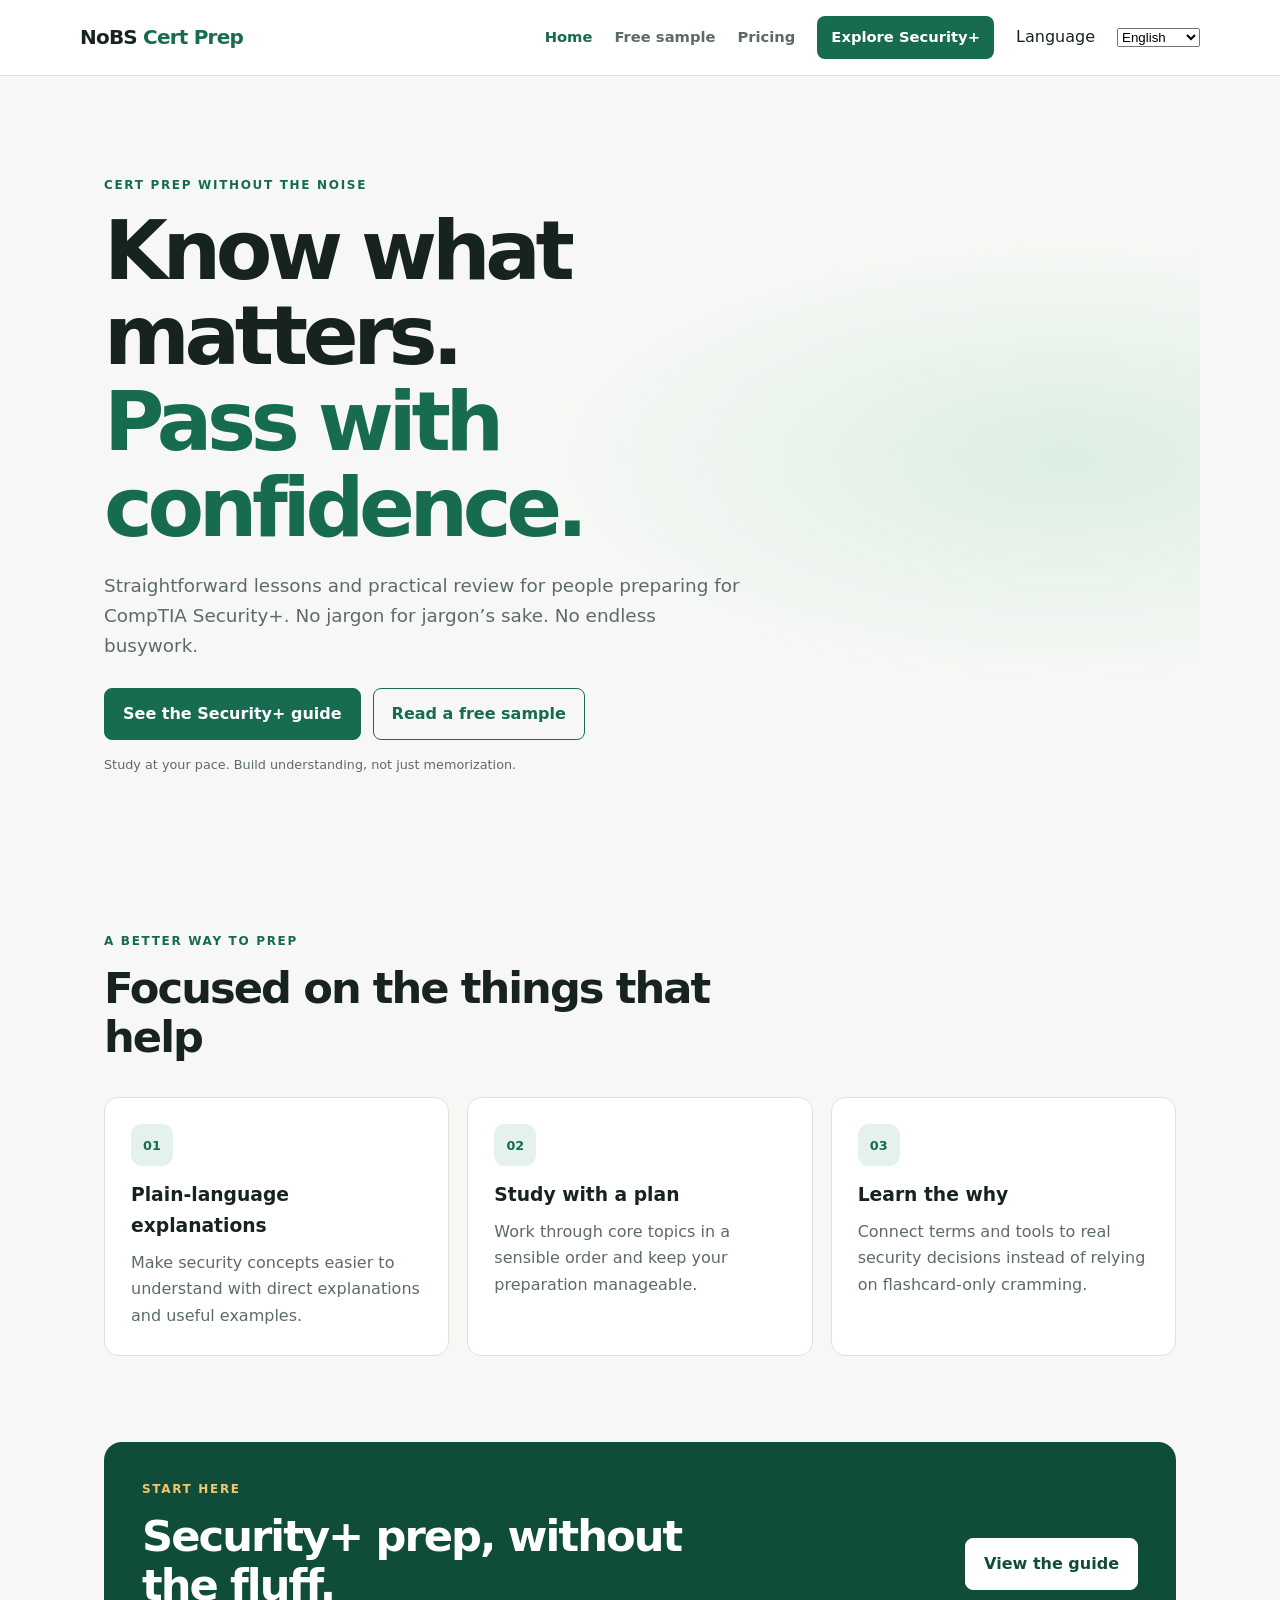
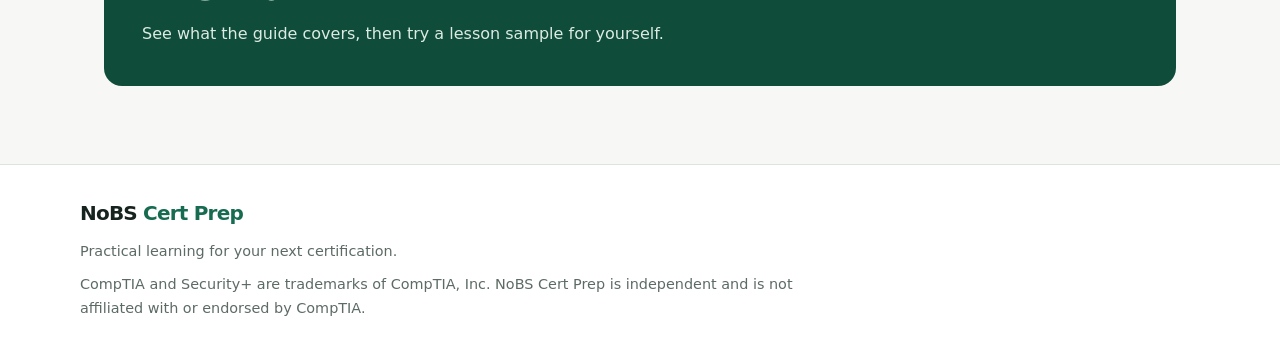
<file: index.html>
<!doctype html>
<html lang="en">
<head>
  <meta charset="utf-8">
  <meta name="viewport" content="width=device-width, initial-scale=1">
  <meta name="description" content="Clear, practical CompTIA Security+ exam preparation without the fluff.">
  <title>NoBS Cert Prep | Security+ made clear</title>
  <link rel="stylesheet" href="style.css">
</head>
<body>
  <header class="site-header">
    <a class="brand" href="index.html" aria-label="NoBS Cert Prep home">NoBS <span>Cert Prep</span></a>
    <nav aria-label="Main navigation">
      <a href="index.html" aria-current="page">Home</a>
      <a href="guide-sample.html">Free sample</a>
      <a href="pricing.html">Pricing</a>
      <a class="nav-cta" href="security-plus.html">Explore Security+</a>
       <label class="visually-hidden" for="language-select">Language</label>
<select id="language-select" name="language" aria-label="Language">
  <option value="en">English</option>
  <option value="es">Español</option>
  <option value="pt">Português</option>
  <option value="it">Italiano</option>
  <option value="fr">Français</option>
  <option value="ru">Русский</option>
  <option value="zh">中文</option>
  <option value="ja">日本語</option>
  <option value="ko">한국어</option>
</select>
    </nav>
  </header>
  <main>
    <section class="hero">
      <p class="eyebrow">CERT PREP WITHOUT THE NOISE</p>
      <h1>Know what matters.<br><span>Pass with confidence.</span></h1>
      <p class="hero-copy">Straightforward lessons and practical review for people preparing for CompTIA Security+. No jargon for jargon’s sake. No endless busywork.</p>
      <div class="button-row">
        <a class="button" href="security-plus.html">See the Security+ guide</a>
        <a class="button button-secondary" href="guide-sample.html">Read a free sample</a>
      </div>
      <p class="fine-print">Study at your pace. Build understanding, not just memorization.</p>
    </section>
    <section class="section">
      <div class="section-heading"><p class="eyebrow">A BETTER WAY TO PREP</p><h2>Focused on the things that help</h2></div>
      <div class="card-grid">
        <article class="card"><span class="icon" aria-hidden="true">01</span><h3>Plain-language explanations</h3><p>Make security concepts easier to understand with direct explanations and useful examples.</p></article>
        <article class="card"><span class="icon" aria-hidden="true">02</span><h3>Study with a plan</h3><p>Work through core topics in a sensible order and keep your preparation manageable.</p></article>
        <article class="card"><span class="icon" aria-hidden="true">03</span><h3>Learn the why</h3><p>Connect terms and tools to real security decisions instead of relying on flashcard-only cramming.</p></article>
      </div>
    </section>
    <section class="callout"><div><p class="eyebrow">START HERE</p><h2>Security+ prep, without the fluff.</h2><p>See what the guide covers, then try a lesson sample for yourself.</p></div><a class="button button-light" href="security-plus.html">View the guide</a></section>
  </main>
  <footer class="site-footer"><a class="brand" href="index.html">NoBS <span>Cert Prep</span></a><p>Practical learning for your next certification.</p><p class="fine-print">CompTIA and Security+ are trademarks of CompTIA, Inc. NoBS Cert Prep is independent and is not affiliated with or endorsed by CompTIA.</p></footer>
</body>
</html>
</file>
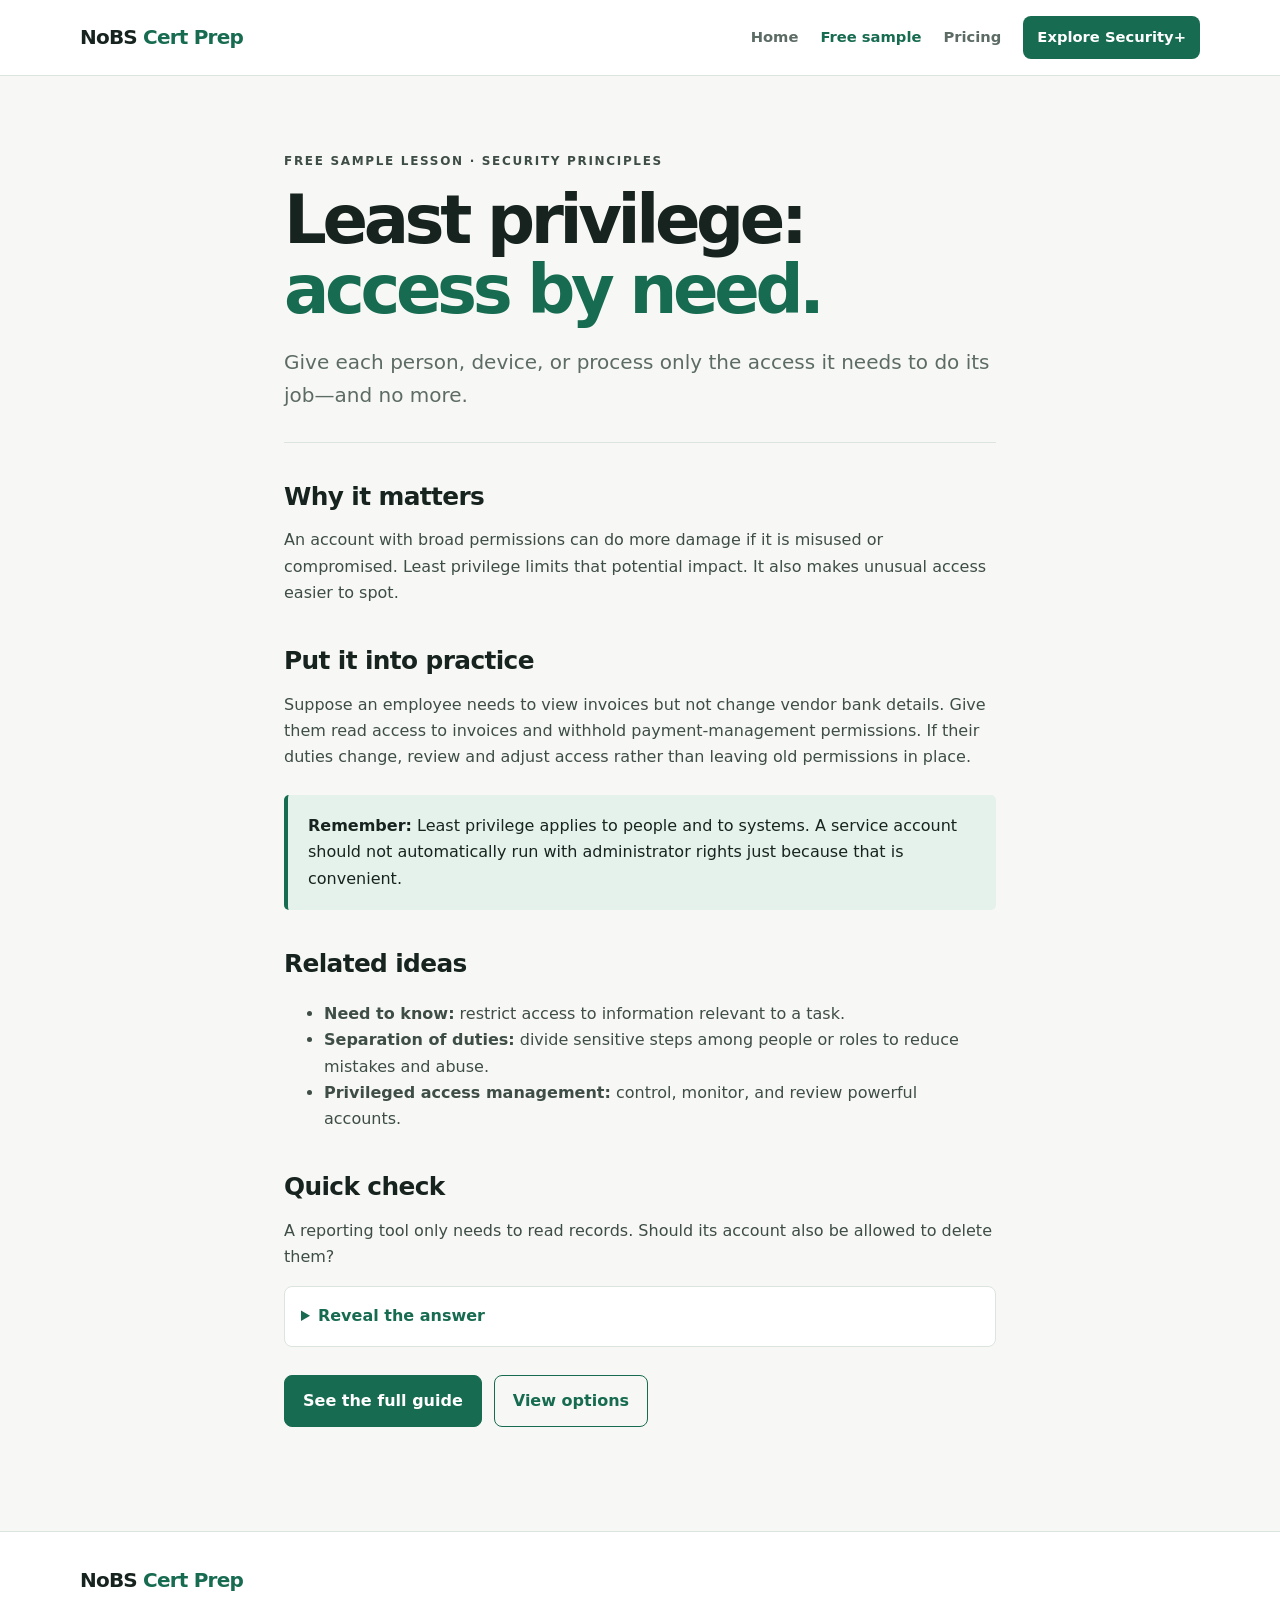
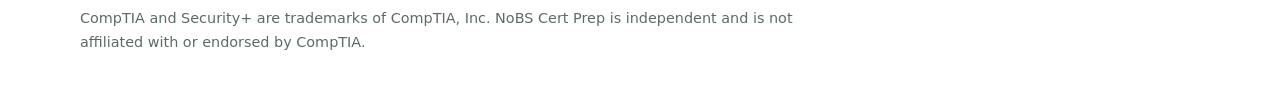
<file: guide-sample.html>
<!doctype html>
<html lang="en">
<head>
  <meta charset="utf-8">
  <meta name="viewport" content="width=device-width, initial-scale=1">
  <meta name="description" content="A free NoBS Cert Prep sample lesson about least privilege.">
  <title>Free Sample: Least Privilege | NoBS Cert Prep</title>
  <link rel="stylesheet" href="style.css">
</head>
<body>
  <header class="site-header">
    <a class="brand" href="index.html">NoBS <span>Cert Prep</span></a>
    <nav aria-label="Main navigation"><a href="index.html">Home</a><a href="guide-sample.html" aria-current="page">Free sample</a><a href="pricing.html">Pricing</a><a class="nav-cta" href="security-plus.html">Explore Security+</a></nav>
  </header>
  <main>
    <article class="lesson">
      <p class="eyebrow">FREE SAMPLE LESSON · SECURITY PRINCIPLES</p>
      <h1>Least privilege:<br><span>access by need.</span></h1>
      <p class="lead">Give each person, device, or process only the access it needs to do its job—and no more.</p>
      <hr>
      <h2>Why it matters</h2>
      <p>An account with broad permissions can do more damage if it is misused or compromised. Least privilege limits that potential impact. It also makes unusual access easier to spot.</p>
      <h2>Put it into practice</h2>
      <p>Suppose an employee needs to view invoices but not change vendor bank details. Give them read access to invoices and withhold payment-management permissions. If their duties change, review and adjust access rather than leaving old permissions in place.</p>
      <div class="note"><strong>Remember:</strong> Least privilege applies to people and to systems. A service account should not automatically run with administrator rights just because that is convenient.</div>
      <h2>Related ideas</h2>
      <ul><li><strong>Need to know:</strong> restrict access to information relevant to a task.</li><li><strong>Separation of duties:</strong> divide sensitive steps among people or roles to reduce mistakes and abuse.</li><li><strong>Privileged access management:</strong> control, monitor, and review powerful accounts.</li></ul>
      <h2>Quick check</h2>
      <p>A reporting tool only needs to read records. Should its account also be allowed to delete them?</p>
      <details><summary>Reveal the answer</summary><p>No. Read-only access is the least-privilege choice when deletion is not part of the tool’s job.</p></details>
      <p class="button-row"><a class="button" href="security-plus.html">See the full guide</a><a class="button button-secondary" href="pricing.html">View options</a></p>
    </article>
  </main>
  <footer class="site-footer"><a class="brand" href="index.html">NoBS <span>Cert Prep</span></a><p>CompTIA and Security+ are trademarks of CompTIA, Inc. NoBS Cert Prep is independent and is not affiliated with or endorsed by CompTIA.</p></footer>
</body>
</html>
</file>
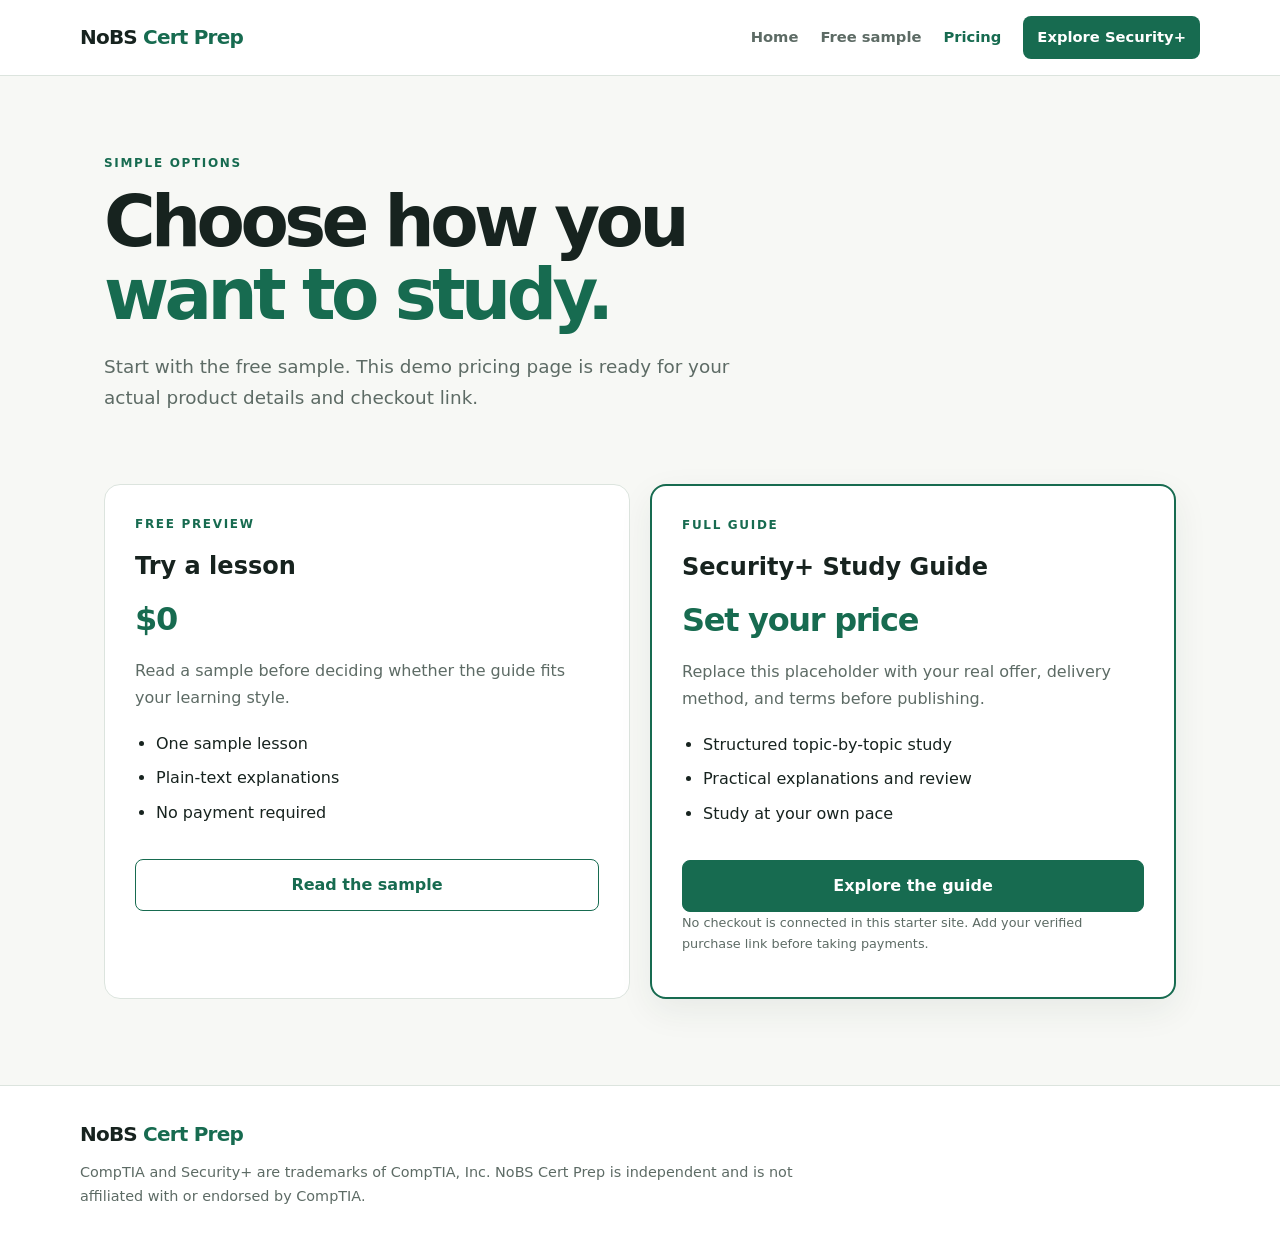
<file: pricing.html>
<!doctype html>
<html lang="en">
<head>
  <meta charset="utf-8">
  <meta name="viewport" content="width=device-width, initial-scale=1">
  <meta name="description" content="NoBS Cert Prep guide options and pricing information.">
  <title>Pricing | NoBS Cert Prep</title>
  <link rel="stylesheet" href="style.css">
</head>
<body>
  <header class="site-header">
    <a class="brand" href="index.html">NoBS <span>Cert Prep</span></a>
    <nav aria-label="Main navigation"><a href="index.html">Home</a><a href="guide-sample.html">Free sample</a><a href="pricing.html" aria-current="page">Pricing</a><a class="nav-cta" href="security-plus.html">Explore Security+</a></nav>
  </header>
  <main>
    <section class="page-hero compact"><p class="eyebrow">SIMPLE OPTIONS</p><h1>Choose how you<br><span>want to study.</span></h1><p class="hero-copy">Start with the free sample. This demo pricing page is ready for your actual product details and checkout link.</p></section>
    <section class="section pricing-section"><article class="price-card"><p class="eyebrow">FREE PREVIEW</p><h2>Try a lesson</h2><p class="price">$0</p><p>Read a sample before deciding whether the guide fits your learning style.</p><ul><li>One sample lesson</li><li>Plain-text explanations</li><li>No payment required</li></ul><a class="button button-secondary full-width" href="guide-sample.html">Read the sample</a></article>
      <article class="price-card featured"><p class="eyebrow">FULL GUIDE</p><h2>Security+ Study Guide</h2><p class="price">Set your price</p><p>Replace this placeholder with your real offer, delivery method, and terms before publishing.</p><ul><li>Structured topic-by-topic study</li><li>Practical explanations and review</li><li>Study at your own pace</li></ul><a class="button full-width" href="security-plus.html">Explore the guide</a><p class="fine-print">No checkout is connected in this starter site. Add your verified purchase link before taking payments.</p></article>
    </section>
  </main>
  <footer class="site-footer"><a class="brand" href="index.html">NoBS <span>Cert Prep</span></a><p>CompTIA and Security+ are trademarks of CompTIA, Inc. NoBS Cert Prep is independent and is not affiliated with or endorsed by CompTIA.</p></footer>
</body>
</html>
</file>
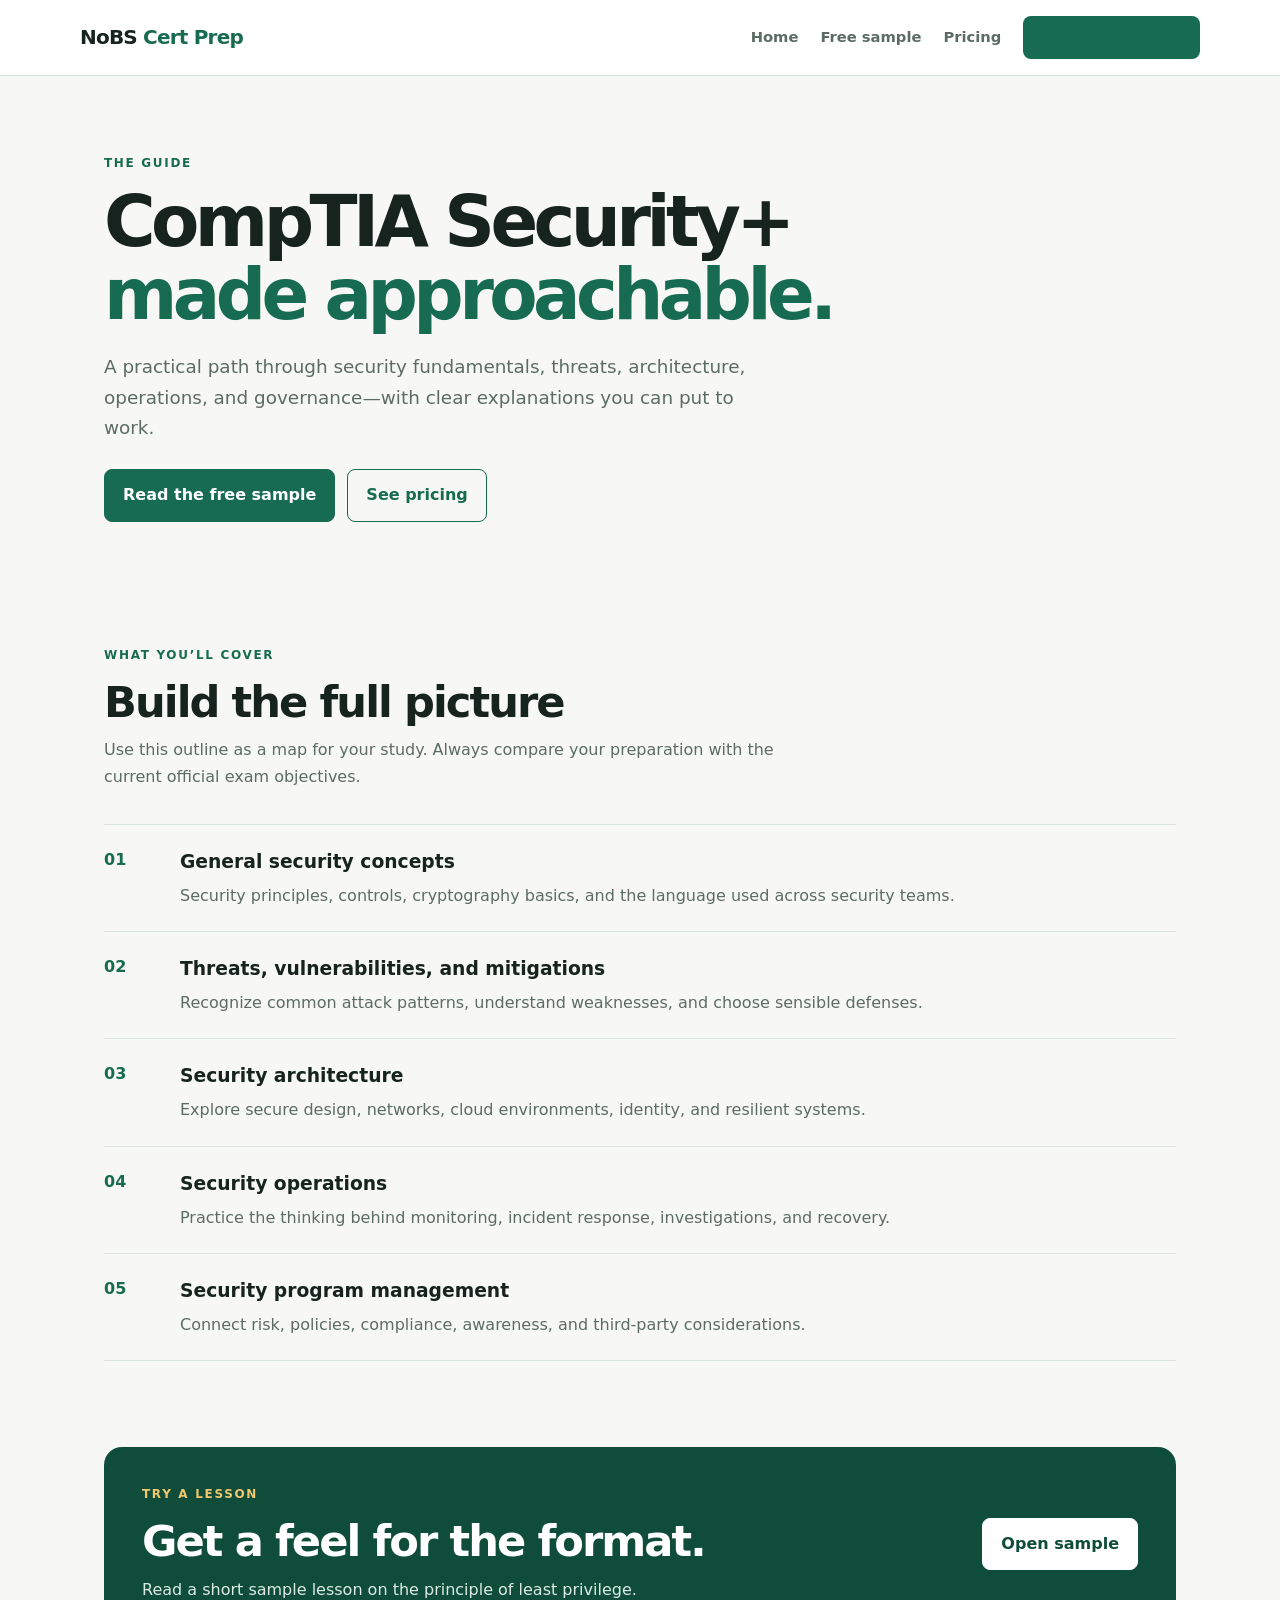
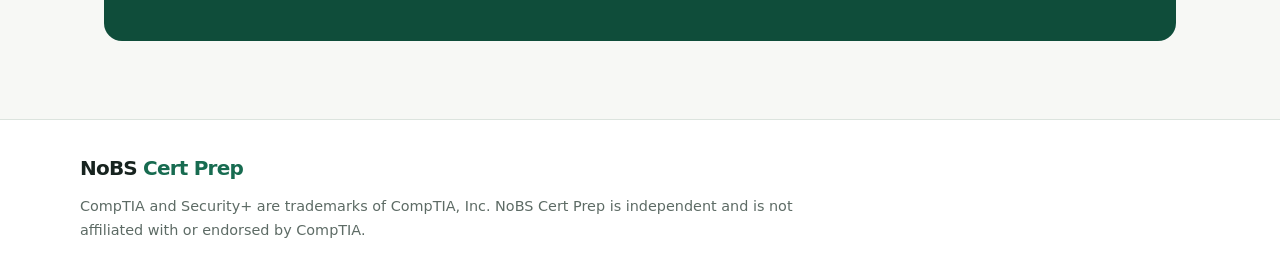
<file: security-plus.html>
<!doctype html>
<html lang="en">
<head>
  <meta charset="utf-8">
  <meta name="viewport" content="width=device-width, initial-scale=1">
  <meta name="description" content="Explore the NoBS Cert Prep guide to CompTIA Security+.">
  <title>Security+ Guide | NoBS Cert Prep</title>
  <link rel="stylesheet" href="style.css">
</head>
<body>
  <header class="site-header">
    <a class="brand" href="index.html">NoBS <span>Cert Prep</span></a>
    <nav aria-label="Main navigation"><a href="index.html">Home</a><a href="guide-sample.html">Free sample</a><a href="pricing.html">Pricing</a><a class="nav-cta" href="security-plus.html" aria-current="page">Explore Security+</a></nav>
  </header>
  <main>
    <section class="page-hero"><p class="eyebrow">THE GUIDE</p><h1>CompTIA Security+<br><span>made approachable.</span></h1><p class="hero-copy">A practical path through security fundamentals, threats, architecture, operations, and governance—with clear explanations you can put to work.</p><div class="button-row"><a class="button" href="guide-sample.html">Read the free sample</a><a class="button button-secondary" href="pricing.html">See pricing</a></div></section>
    <section class="section"><div class="section-heading"><p class="eyebrow">WHAT YOU’LL COVER</p><h2>Build the full picture</h2><p class="intro">Use this outline as a map for your study. Always compare your preparation with the current official exam objectives.</p></div>
      <div class="topic-list">
        <article class="topic"><span>01</span><div><h3>General security concepts</h3><p>Security principles, controls, cryptography basics, and the language used across security teams.</p></div></article>
        <article class="topic"><span>02</span><div><h3>Threats, vulnerabilities, and mitigations</h3><p>Recognize common attack patterns, understand weaknesses, and choose sensible defenses.</p></div></article>
        <article class="topic"><span>03</span><div><h3>Security architecture</h3><p>Explore secure design, networks, cloud environments, identity, and resilient systems.</p></div></article>
        <article class="topic"><span>04</span><div><h3>Security operations</h3><p>Practice the thinking behind monitoring, incident response, investigations, and recovery.</p></div></article>
        <article class="topic"><span>05</span><div><h3>Security program management</h3><p>Connect risk, policies, compliance, awareness, and third-party considerations.</p></div></article>
      </div>
    </section>
    <section class="callout"><div><p class="eyebrow">TRY A LESSON</p><h2>Get a feel for the format.</h2><p>Read a short sample lesson on the principle of least privilege.</p></div><a class="button button-light" href="guide-sample.html">Open sample</a></section>
  </main>
  <footer class="site-footer"><a class="brand" href="index.html">NoBS <span>Cert Prep</span></a><p>CompTIA and Security+ are trademarks of CompTIA, Inc. NoBS Cert Prep is independent and is not affiliated with or endorsed by CompTIA.</p></footer>
</body>
</html>
</file>
<file: style.css>
:root {
  color-scheme: light;
  --ink: #17231f;
  --muted: #5d6b65;
  --paper: #f7f8f5;
  --surface: #ffffff;
  --green: #176b50;
  --green-dark: #0f4d3a;
  --mint: #e5f2eb;
  --line: #dce4de;
  --gold: #f2c66d;
  font-family: Inter, ui-sans-serif, system-ui, -apple-system, BlinkMacSystemFont, "Segoe UI", sans-serif;
}
* { box-sizing: border-box; }
html { scroll-behavior: smooth; }
body { margin: 0; color: var(--ink); background: var(--paper); line-height: 1.65; }
a { color: var(--green); }
a:focus-visible, summary:focus-visible { outline: 3px solid var(--gold); outline-offset: 3px; }
.site-header { min-height: 76px; padding: 16px max(5vw, calc((100vw - 1120px) / 2)); display: flex; align-items: center; justify-content: space-between; gap: 24px; background: var(--surface); border-bottom: 1px solid var(--line); }
.brand { color: var(--ink); font-size: 1.25rem; font-weight: 850; letter-spacing: -.04em; text-decoration: none; white-space: nowrap; }
.brand span { color: var(--green); }
nav { display: flex; align-items: center; flex-wrap: wrap; justify-content: flex-end; gap: 8px 22px; }
nav a { color: var(--muted); font-size: .92rem; font-weight: 650; text-decoration: none; }
nav a:hover, nav a[aria-current="page"] { color: var(--green); }
nav .nav-cta { padding: 9px 14px; color: white; background: var(--green); border-radius: 8px; }
nav .nav-cta:hover { color: white; background: var(--green-dark); }
.hero, .page-hero { max-width: 1120px; margin: 0 auto; padding: 100px 24px 86px; }
.hero { min-height: 470px; display: flex; flex-direction: column; align-items: flex-start; justify-content: center; background: radial-gradient(ellipse at 88% 48%, #dceee3 0, transparent 38%); }
.eyebrow { margin: 0 0 12px; color: var(--green); font-size: .75rem; font-weight: 850; letter-spacing: .14em; }
h1, h2, h3, p { margin-top: 0; }
h1 { max-width: 780px; margin-bottom: 20px; font-size: clamp(2.7rem, 7vw, 5.15rem); letter-spacing: -.065em; line-height: 1.04; }
h1 span { color: var(--green); }
.hero-copy { max-width: 650px; margin-bottom: 26px; color: var(--muted); font-size: 1.15rem; }
.button-row { display: flex; flex-wrap: wrap; gap: 12px; margin: 0 0 14px; }
.button { display: inline-block; padding: 12px 18px; color: #fff; background: var(--green); border: 1px solid var(--green); border-radius: 8px; font-weight: 750; text-decoration: none; transition: background .15s ease, transform .15s ease; }
.button:hover { background: var(--green-dark); transform: translateY(-1px); }
.button-secondary { color: var(--green); background: transparent; }
.button-secondary:hover { color: white; }
.button-light { color: var(--green-dark); background: white; border-color: white; }
.button-light:hover { color: white; background: var(--green-dark); }
.fine-print { color: var(--muted); font-size: .8rem; }
.section { max-width: 1120px; margin: 0 auto; padding: 58px 24px 86px; }
.section-heading { max-width: 690px; margin-bottom: 34px; }
.section-heading h2, .callout h2 { margin-bottom: 10px; font-size: clamp(1.8rem, 4vw, 2.7rem); letter-spacing: -.045em; line-height: 1.15; }
.intro { color: var(--muted); }
.card-grid { display: grid; grid-template-columns: repeat(3, 1fr); gap: 18px; }
.card { padding: 26px; background: var(--surface); border: 1px solid var(--line); border-radius: 14px; }
.card h3 { margin: 14px 0 8px; }
.card p { margin-bottom: 0; color: var(--muted); }
.icon { display: inline-grid; width: 42px; height: 42px; place-items: center; color: var(--green); background: var(--mint); border-radius: 11px; font-size: .8rem; font-weight: 850; }
.callout { max-width: 1072px; margin: 0 auto 78px; padding: 38px; display: flex; align-items: center; justify-content: space-between; gap: 24px; color: white; background: var(--green-dark); border-radius: 18px; }
.callout .eyebrow { color: var(--gold); }
.callout h2 { max-width: 610px; }
.callout p:not(.eyebrow) { margin-bottom: 0; color: #dcebe3; }
.site-footer { padding: 32px max(5vw, calc((100vw - 1120px) / 2)); background: var(--surface); border-top: 1px solid var(--line); }
.site-footer p { max-width: 720px; margin: 10px 0 0; color: var(--muted); font-size: .9rem; }
.page-hero { padding-top: 78px; padding-bottom: 52px; }
.page-hero h1 { font-size: clamp(2.6rem, 6vw, 4.4rem); }
.page-hero.compact { padding-bottom: 25px; }
.topic-list { border-top: 1px solid var(--line); }
.topic { display: grid; grid-template-columns: 60px 1fr; gap: 16px; padding: 22px 0; border-bottom: 1px solid var(--line); }
.topic > span { color: var(--green); font-weight: 850; }
.topic h3 { margin: 0 0 5px; }
.topic p { margin: 0; color: var(--muted); }
.pricing-section { display: grid; grid-template-columns: repeat(2, minmax(0, 1fr)); align-items: stretch; gap: 20px; padding-top: 20px; }
.price-card { padding: 30px; background: var(--surface); border: 1px solid var(--line); border-radius: 16px; }
.price-card.featured { border: 2px solid var(--green); box-shadow: 0 12px 35px #173f2b12; }
.price-card h2 { margin-bottom: 0; }
.price { margin: 7px 0 12px; color: var(--green); font-size: 2rem; font-weight: 850; letter-spacing: -.04em; }
.price-card > p:not(.eyebrow):not(.price) { color: var(--muted); }
.price-card ul { min-height: 116px; padding-left: 21px; }
.price-card li { padding: 4px 0; }
.full-width { display: block; text-align: center; }
.lesson { max-width: 760px; margin: 0 auto; padding: 76px 24px 90px; }
.lesson h1 { margin: 14px 0 20px; font-size: clamp(2.6rem, 6vw, 4.2rem); }
.lesson h2 { margin: 34px 0 10px; font-size: 1.55rem; letter-spacing: -.025em; }
.lesson p, .lesson li { color: #3e4d46; }
.lesson .lead { color: var(--muted); font-size: 1.25rem; }
.lesson hr { margin: 30px 0; border: 0; border-top: 1px solid var(--line); }
.note { margin: 24px 0; padding: 18px 20px; background: var(--mint); border-left: 4px solid var(--green); border-radius: 5px; }
details { margin: 14px 0 28px; padding: 16px; background: var(--surface); border: 1px solid var(--line); border-radius: 8px; }
summary { color: var(--green); cursor: pointer; font-weight: 750; }
details p { margin: 12px 0 0; }
@media (max-width: 720px) {
  .site-header { align-items: flex-start; flex-direction: column; padding: 15px 20px; }
  nav { justify-content: flex-start; gap: 9px 16px; }
  .hero { min-height: 0; padding: 76px 22px 65px; }
  .page-hero { padding: 62px 22px 38px; }
  .card-grid, .pricing-section { grid-template-columns: 1fr; }
  .callout { margin: 0 18px 55px; padding: 27px; align-items: flex-start; flex-direction: column; }
  .section { padding: 48px 22px 65px; }
  .lesson { padding: 58px 22px 70px; }
  .price-card ul { min-height: 0; }
}
@media (prefers-reduced-motion: reduce) {
  html { scroll-behavior: auto; }
  *, *::before, *::after { transition-duration: .01ms !important; }
}
</file>
